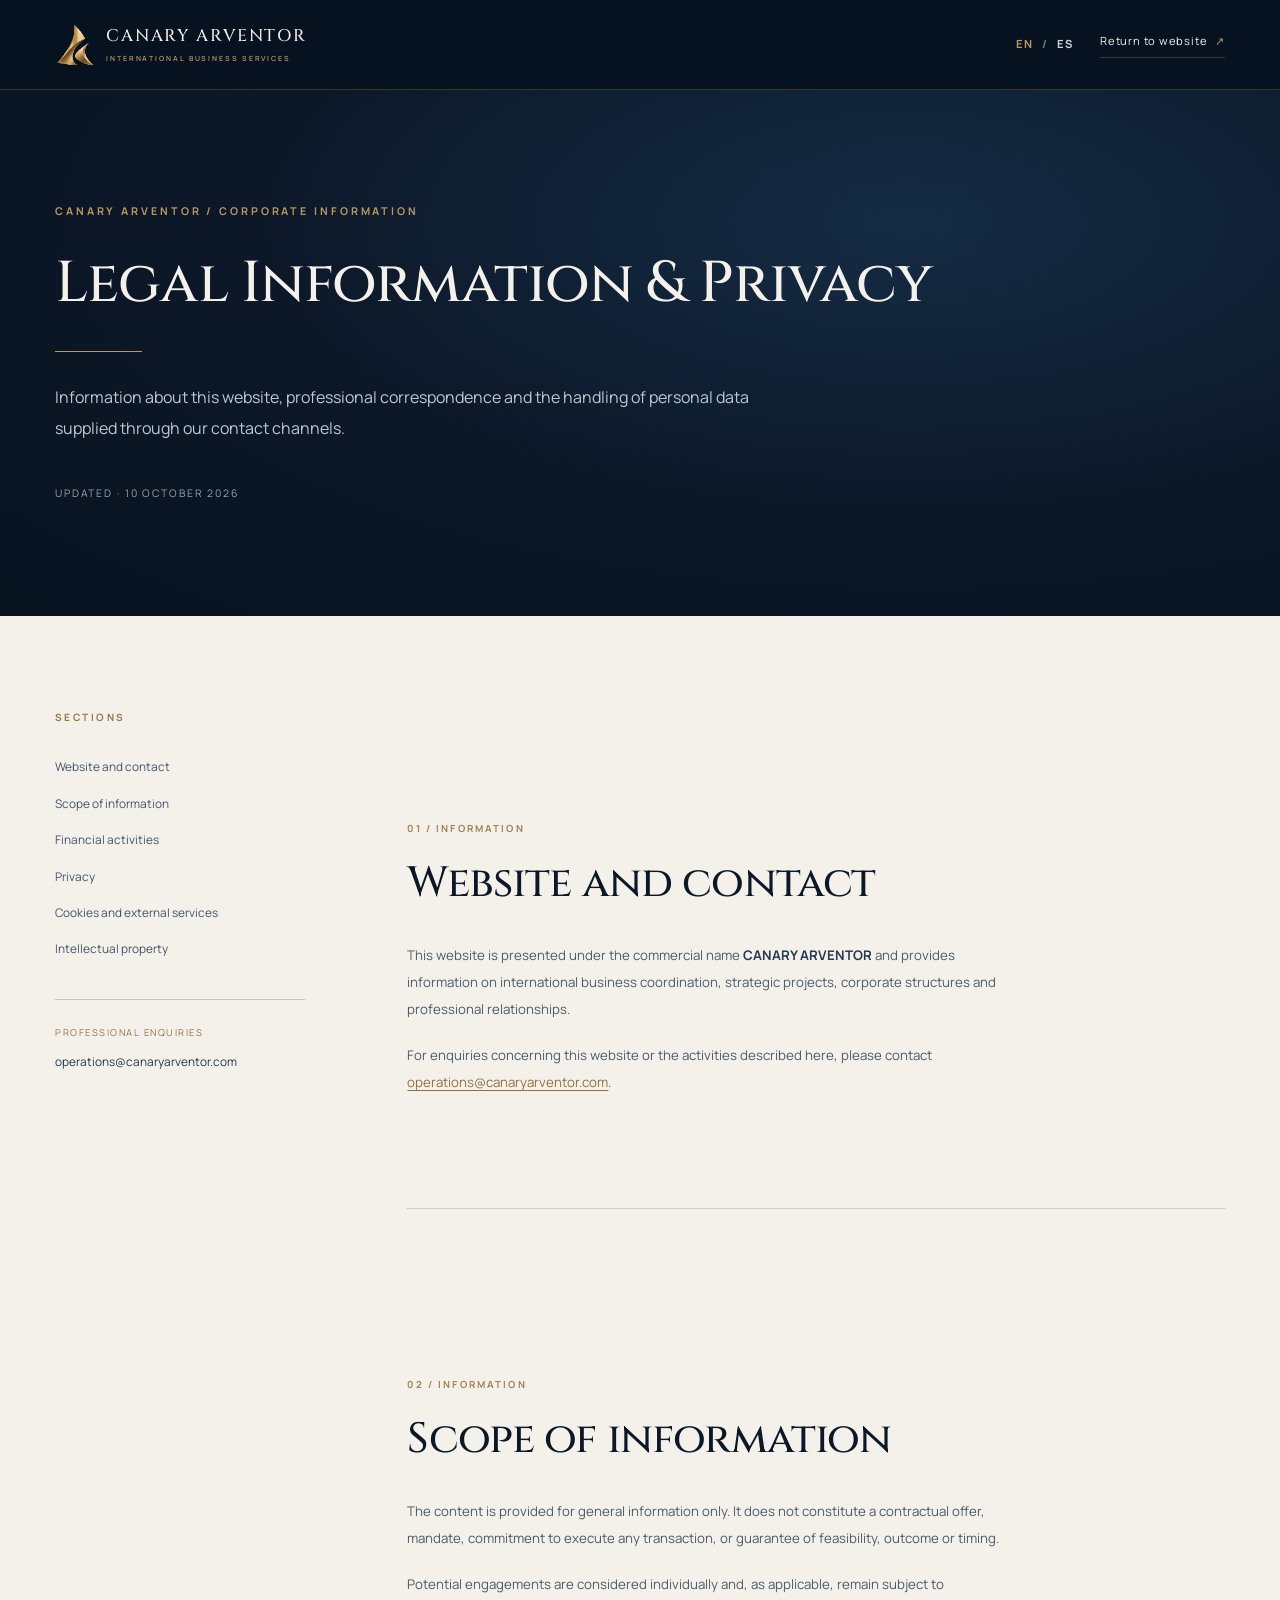
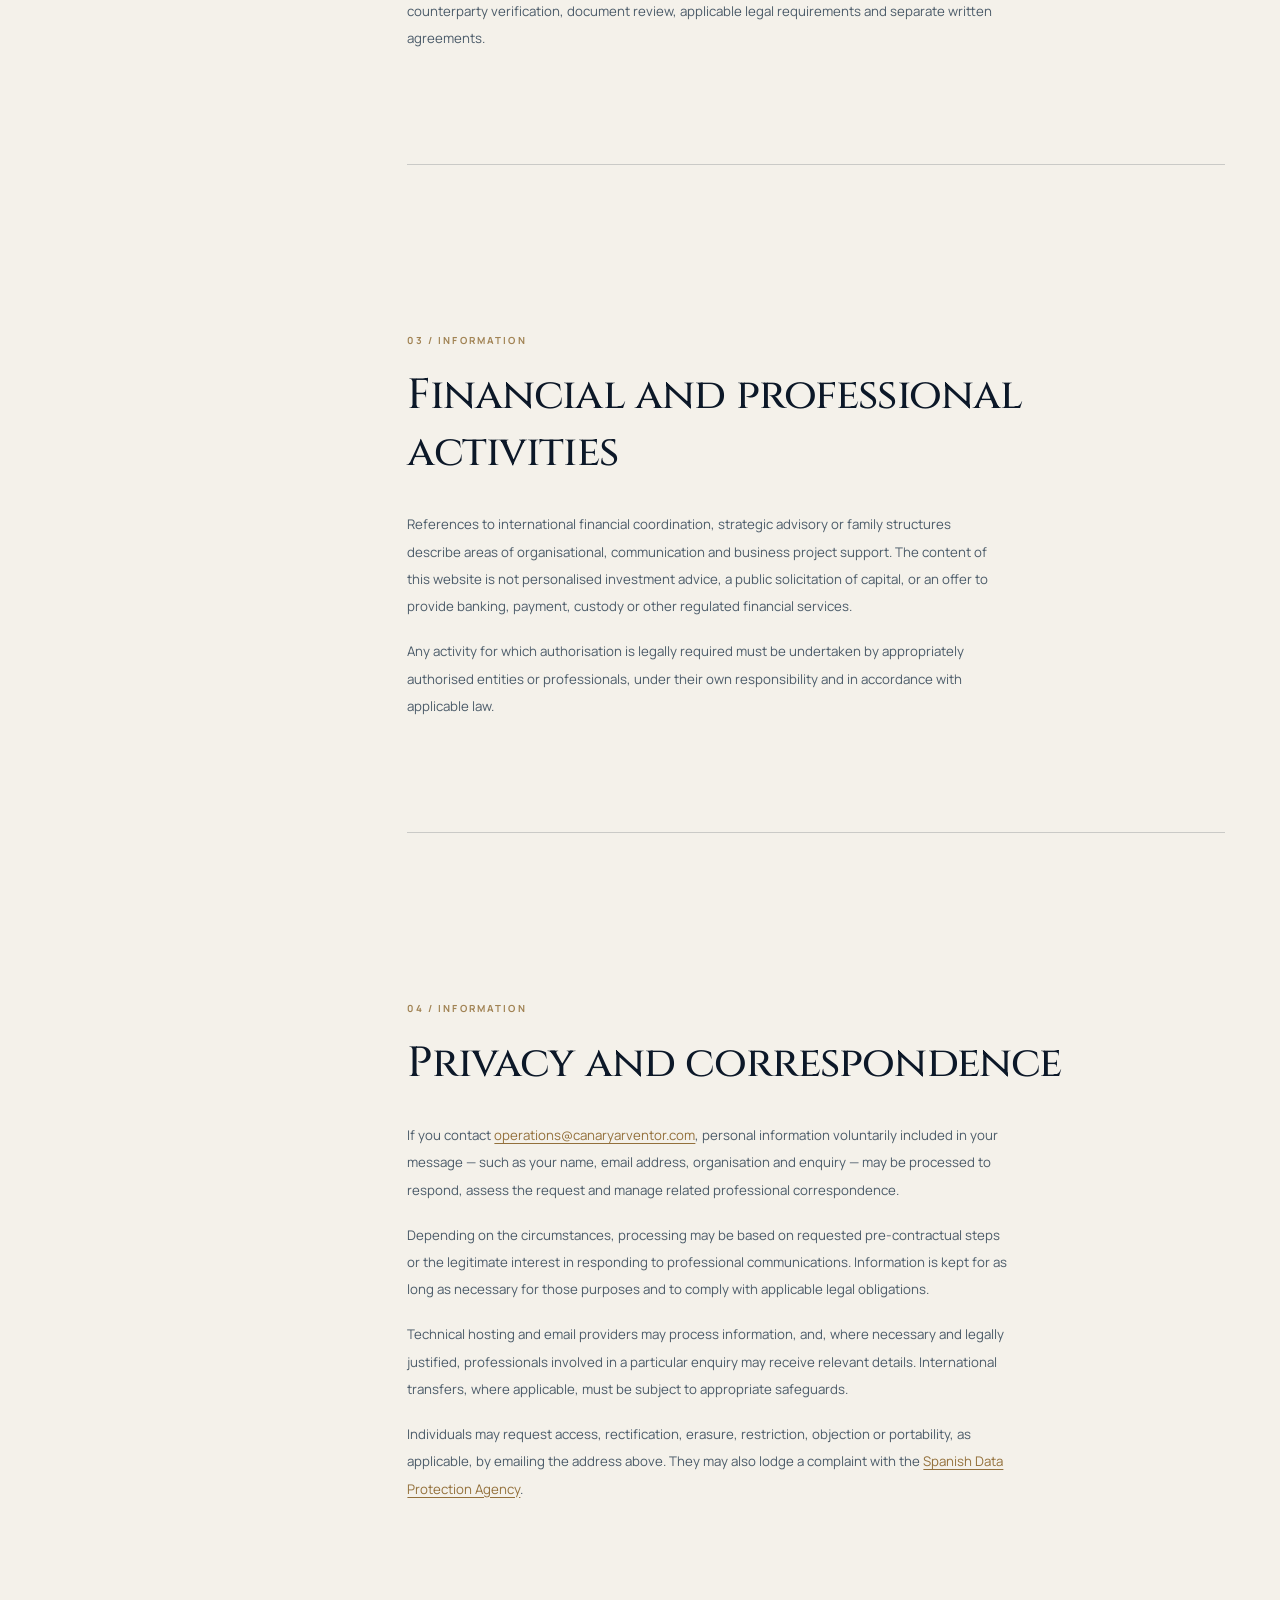
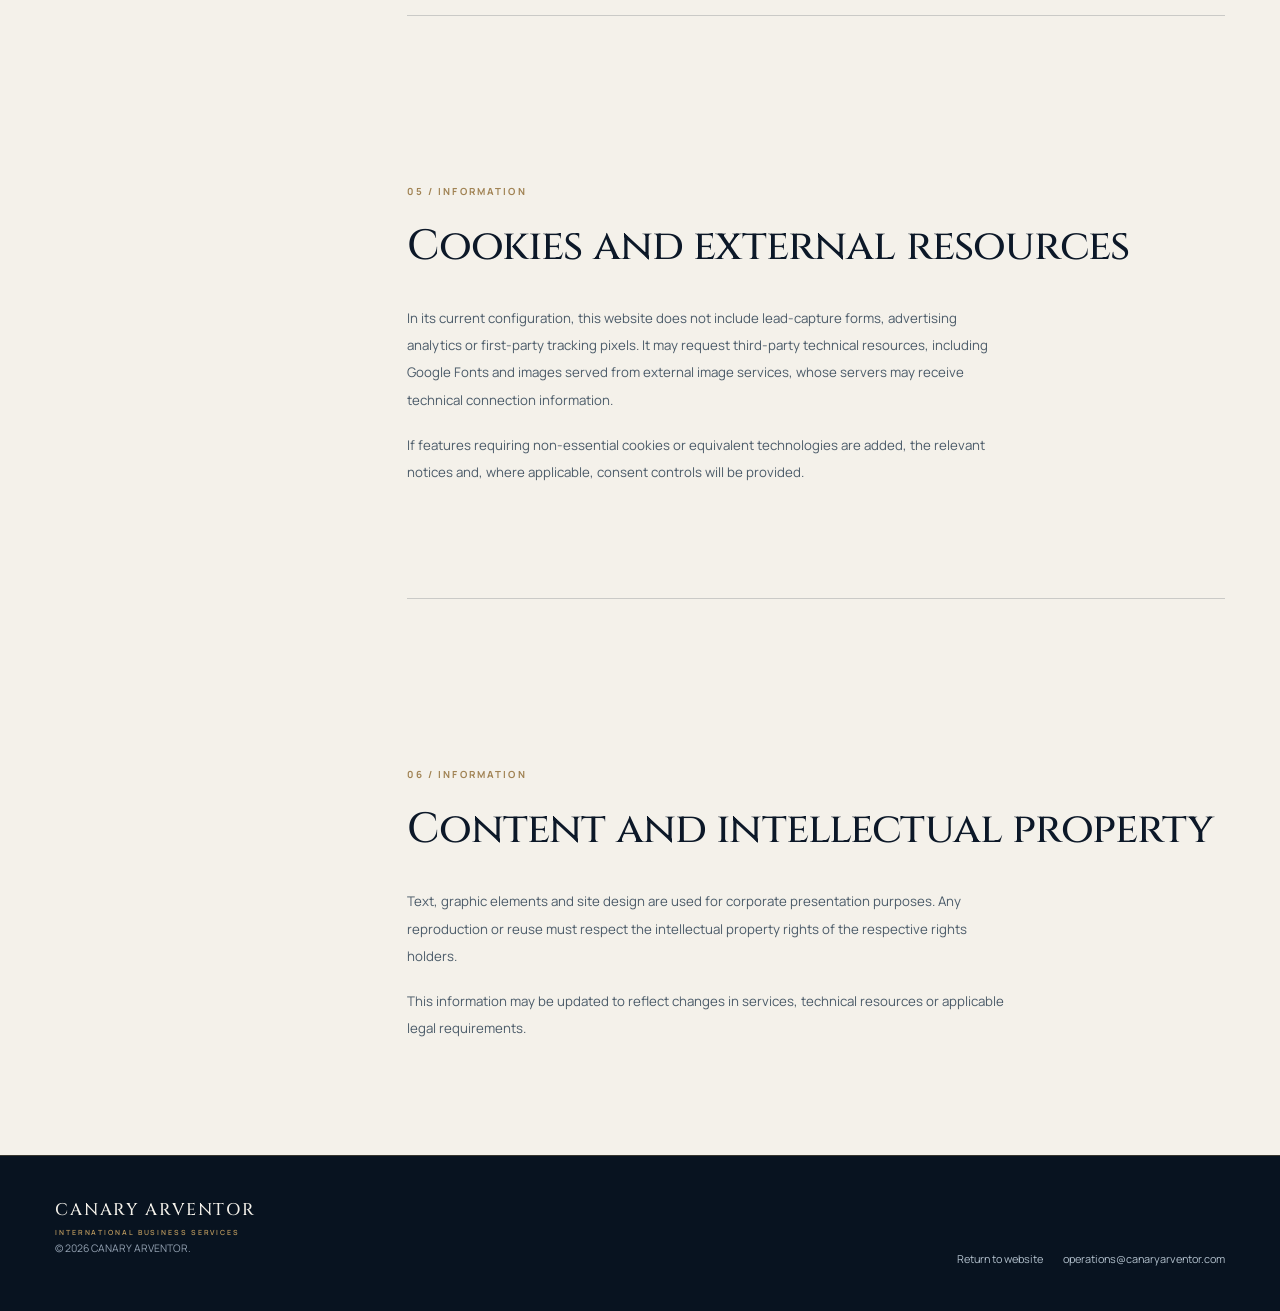
<file: legal.html>
<!doctype html>
<html lang="en">
<head>
<meta charset="utf-8"><meta name="viewport" content="width=device-width, initial-scale=1">
<title>Legal Information & Privacy | CANARY ARVENTOR</title>
<meta name="description" content="Information about this website, professional correspondence and the handling of personal data supplied through our contact channels.">
<meta name="theme-color" content="#0C1828">
<meta name="robots" content="noindex,follow">
<link rel="icon" href="assets/brand/canary-arventor-logo-approved.png" type="image/png">
<link rel="preconnect" href="https://fonts.googleapis.com"><link rel="preconnect" href="https://fonts.gstatic.com" crossorigin>
<link href="https://fonts.googleapis.com/css2?family=Cinzel:wght@400;500;600&family=Manrope:wght@400;500;600;700&display=swap" rel="stylesheet">
<link rel="stylesheet" href="assets/css/style.css">
</head>
<body class="legal-page">
<header class="legal-site-header"><div class="container legal-header-inner"><a class="brand-name" href="/" aria-label="CANARY ARVENTOR"><span class="header-emblem" aria-hidden="true"><svg xmlns="http://www.w3.org/2000/svg" viewBox="355 182 570 590" preserveAspectRatio="xMidYMid meet" focusable="false"><defs><filter id="canary-header-gold" color-interpolation-filters="sRGB"><feColorMatrix type="matrix" values="1 0 0 0 0  0 1 0 0 0  0 0 1 0 0  6 0 0 0 -0.65"/></filter></defs><image x="0" y="0" width="1254" height="1254" href="assets/brand/canary-arventor-logo-approved.png" filter="url(#canary-header-gold)"/></svg></span><span class="brand-text"><span class="wordmark">CANARY ARVENTOR</span><span class="brand-subline">INTERNATIONAL BUSINESS SERVICES</span></span></a><div class="legal-header-actions"><nav class="legal-language" aria-label="Language"><a href="/legal" lang="en" aria-current="page">EN</a><span>/</span><a href="/es/legal" lang="es">ES</a></nav><a class="legal-back" href="/">Return to website <span aria-hidden="true">↗</span></a></div></div></header>
<main>
<section class="legal-hero"><div class="container legal-hero-inner"><div class="eyebrow">CANARY ARVENTOR / CORPORATE INFORMATION</div><h1>Legal Information & Privacy</h1><div class="legal-gold-line"></div><p>Information about this website, professional correspondence and the handling of personal data supplied through our contact channels.</p><div class="legal-dateline">UPDATED · 10 October 2026</div></div></section>
<div class="legal-content"><div class="container legal-layout"><aside class="legal-aside" aria-label="Sections"><p class="legal-aside-label">Sections</p><a href="#notice">Website and contact</a>
<a href="#scope">Scope of information</a>
<a href="#financial">Financial activities</a>
<a href="#privacy">Privacy</a>
<a href="#cookies">Cookies and external services</a>
<a href="#intellectual">Intellectual property</a><div class="legal-aside-contact"><span>Professional enquiries</span><a href="mailto:operations@canaryarventor.com">operations@canaryarventor.com</a></div></aside>
<div class="legal-sections"><section class="legal-section" id="notice"><div class="legal-section-index">01 / INFORMATION</div><h2>Website and contact</h2><p>This website is presented under the commercial name <strong>CANARY ARVENTOR</strong> and provides information on international business coordination, strategic projects, corporate structures and professional relationships.</p><p>For enquiries concerning this website or the activities described here, please contact <a href="mailto:operations@canaryarventor.com">operations@canaryarventor.com</a>.</p></section>
<section class="legal-section" id="scope"><div class="legal-section-index">02 / INFORMATION</div><h2>Scope of information</h2><p>The content is provided for general information only. It does not constitute a contractual offer, mandate, commitment to execute any transaction, or guarantee of feasibility, outcome or timing.</p><p>Potential engagements are considered individually and, as applicable, remain subject to counterparty verification, document review, applicable legal requirements and separate written agreements.</p></section>
<section class="legal-section" id="financial"><div class="legal-section-index">03 / INFORMATION</div><h2>Financial and professional activities</h2><p>References to international financial coordination, strategic advisory or family structures describe areas of organisational, communication and business project support. The content of this website is not personalised investment advice, a public solicitation of capital, or an offer to provide banking, payment, custody or other regulated financial services.</p><p>Any activity for which authorisation is legally required must be undertaken by appropriately authorised entities or professionals, under their own responsibility and in accordance with applicable law.</p></section>
<section class="legal-section" id="privacy"><div class="legal-section-index">04 / INFORMATION</div><h2>Privacy and correspondence</h2><p>If you contact <a href="mailto:operations@canaryarventor.com">operations@canaryarventor.com</a>, personal information voluntarily included in your message — such as your name, email address, organisation and enquiry — may be processed to respond, assess the request and manage related professional correspondence.</p><p>Depending on the circumstances, processing may be based on requested pre-contractual steps or the legitimate interest in responding to professional communications. Information is kept for as long as necessary for those purposes and to comply with applicable legal obligations.</p><p>Technical hosting and email providers may process information, and, where necessary and legally justified, professionals involved in a particular enquiry may receive relevant details. International transfers, where applicable, must be subject to appropriate safeguards.</p><p>Individuals may request access, rectification, erasure, restriction, objection or portability, as applicable, by emailing the address above. They may also lodge a complaint with the <a href="https://www.aepd.es/" target="_blank" rel="noopener noreferrer">Spanish Data Protection Agency</a>.</p></section>
<section class="legal-section" id="cookies"><div class="legal-section-index">05 / INFORMATION</div><h2>Cookies and external resources</h2><p>In its current configuration, this website does not include lead-capture forms, advertising analytics or first-party tracking pixels. It may request third-party technical resources, including Google Fonts and images served from external image services, whose servers may receive technical connection information.</p><p>If features requiring non-essential cookies or equivalent technologies are added, the relevant notices and, where applicable, consent controls will be provided.</p></section>
<section class="legal-section" id="intellectual"><div class="legal-section-index">06 / INFORMATION</div><h2>Content and intellectual property</h2><p>Text, graphic elements and site design are used for corporate presentation purposes. Any reproduction or reuse must respect the intellectual property rights of the respective rights holders.</p><p>This information may be updated to reflect changes in services, technical resources or applicable legal requirements.</p></section></div></div></div>
</main>
<footer class="footer"><div class="container footer-inner"><div><div class="wordmark">CANARY ARVENTOR</div><div class="brand-subline">INTERNATIONAL BUSINESS SERVICES</div><p class="footer-note">© 2026 CANARY ARVENTOR.</p></div><div class="footer-links"><a href="/">Return to website</a><a href="mailto:operations@canaryarventor.com">operations@canaryarventor.com</a></div></div></footer>
</body>
</html>
</file>
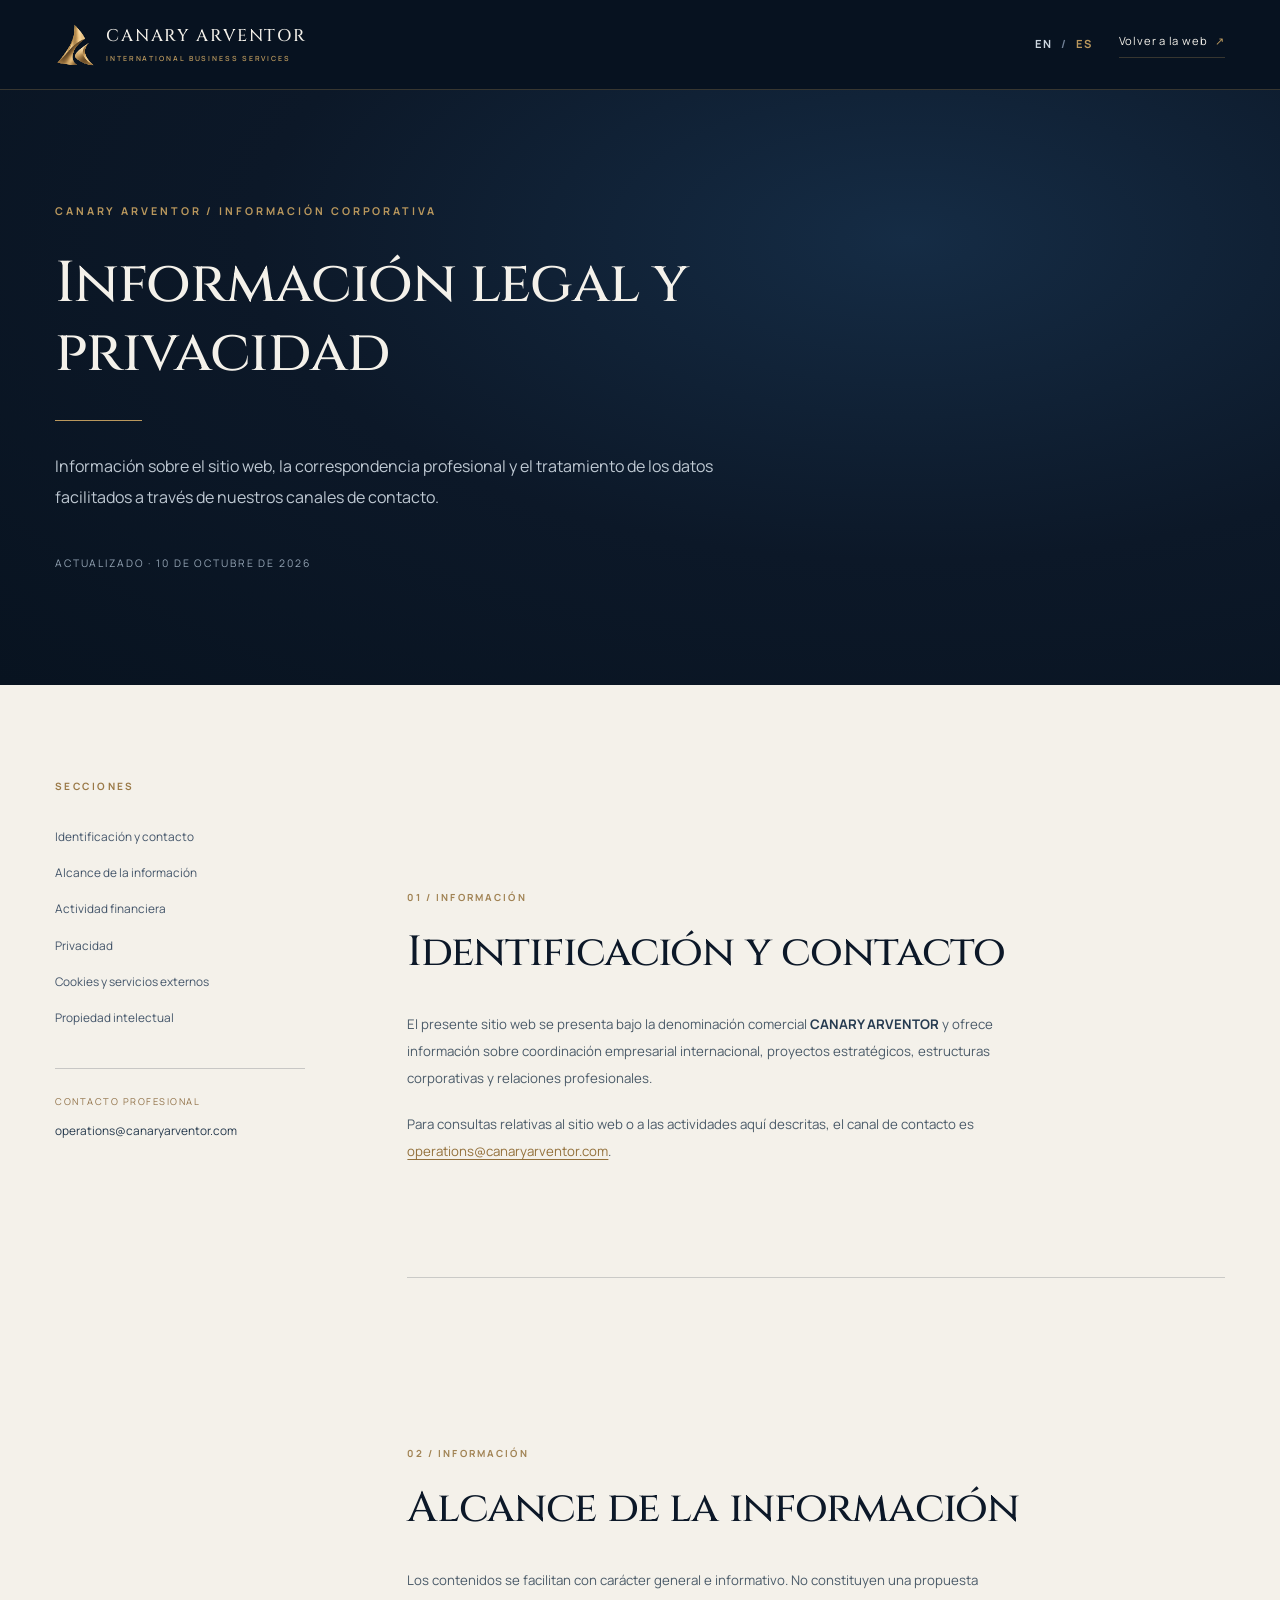
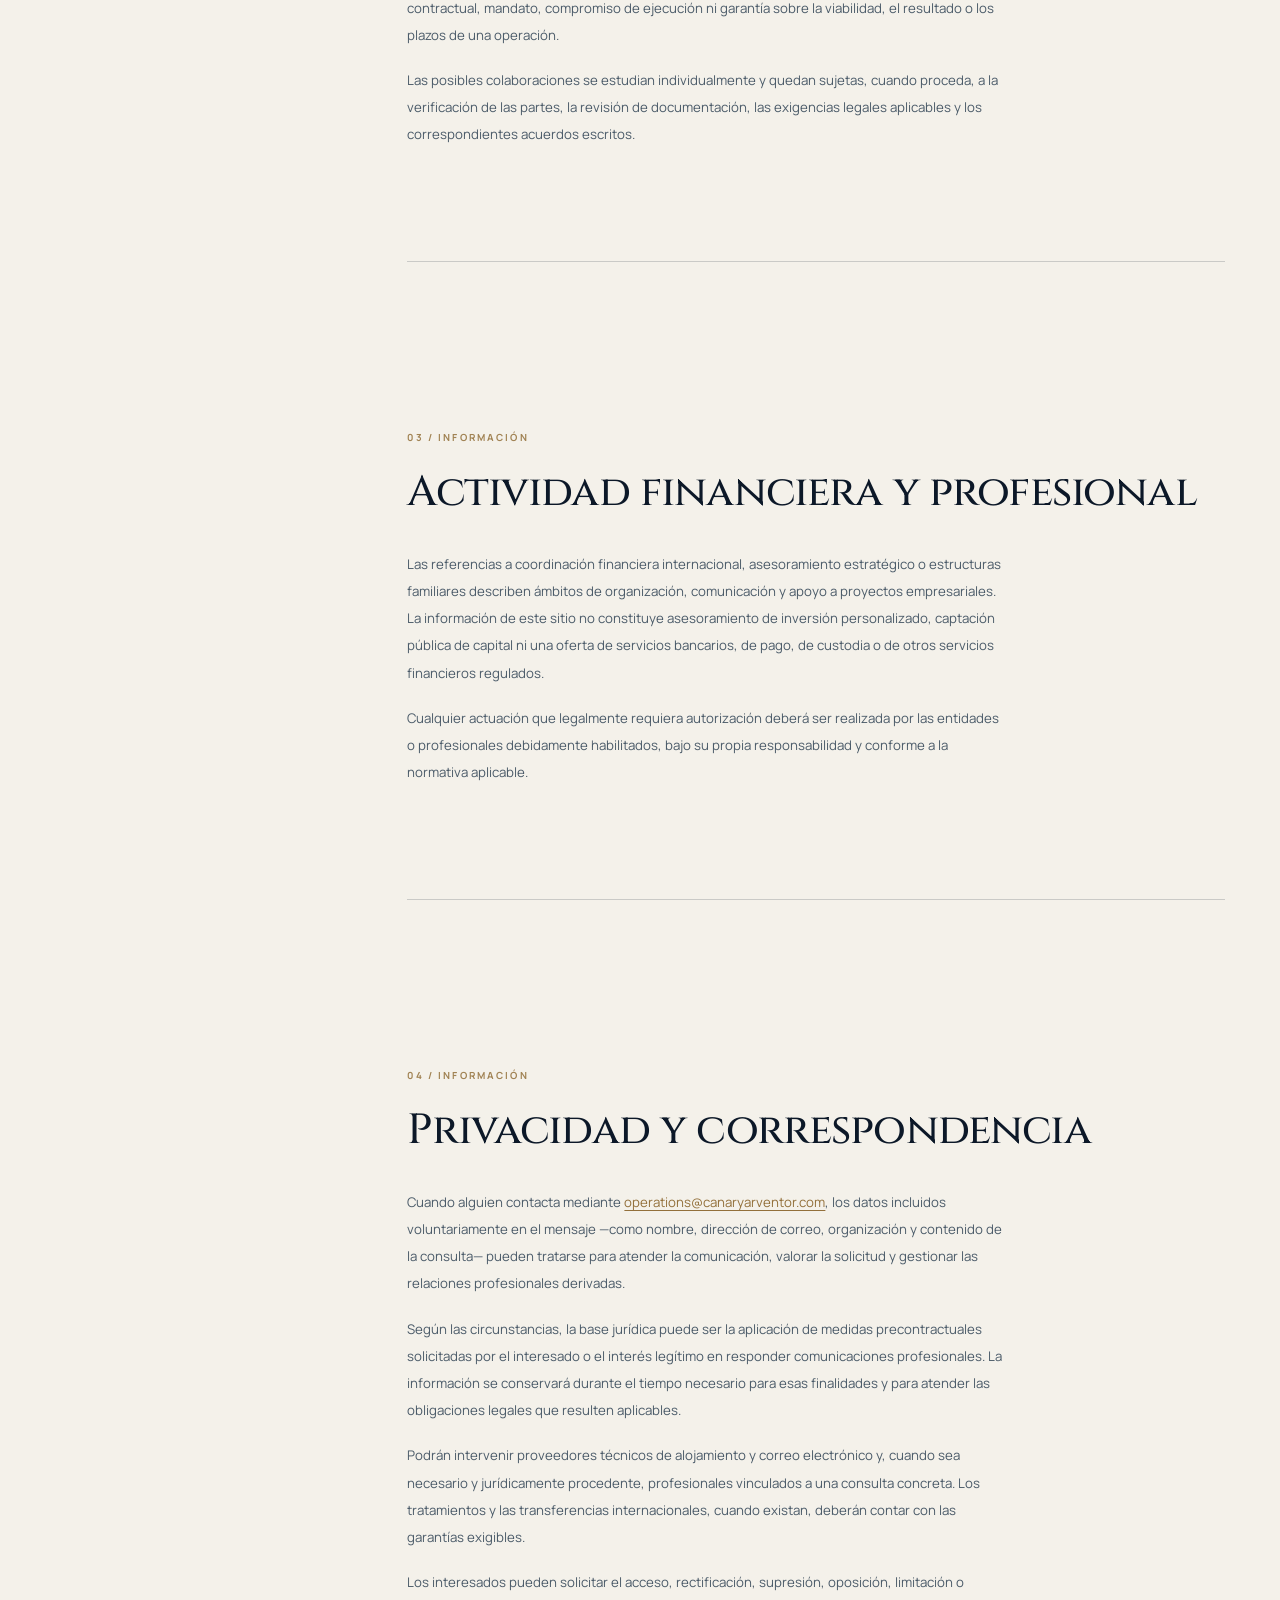
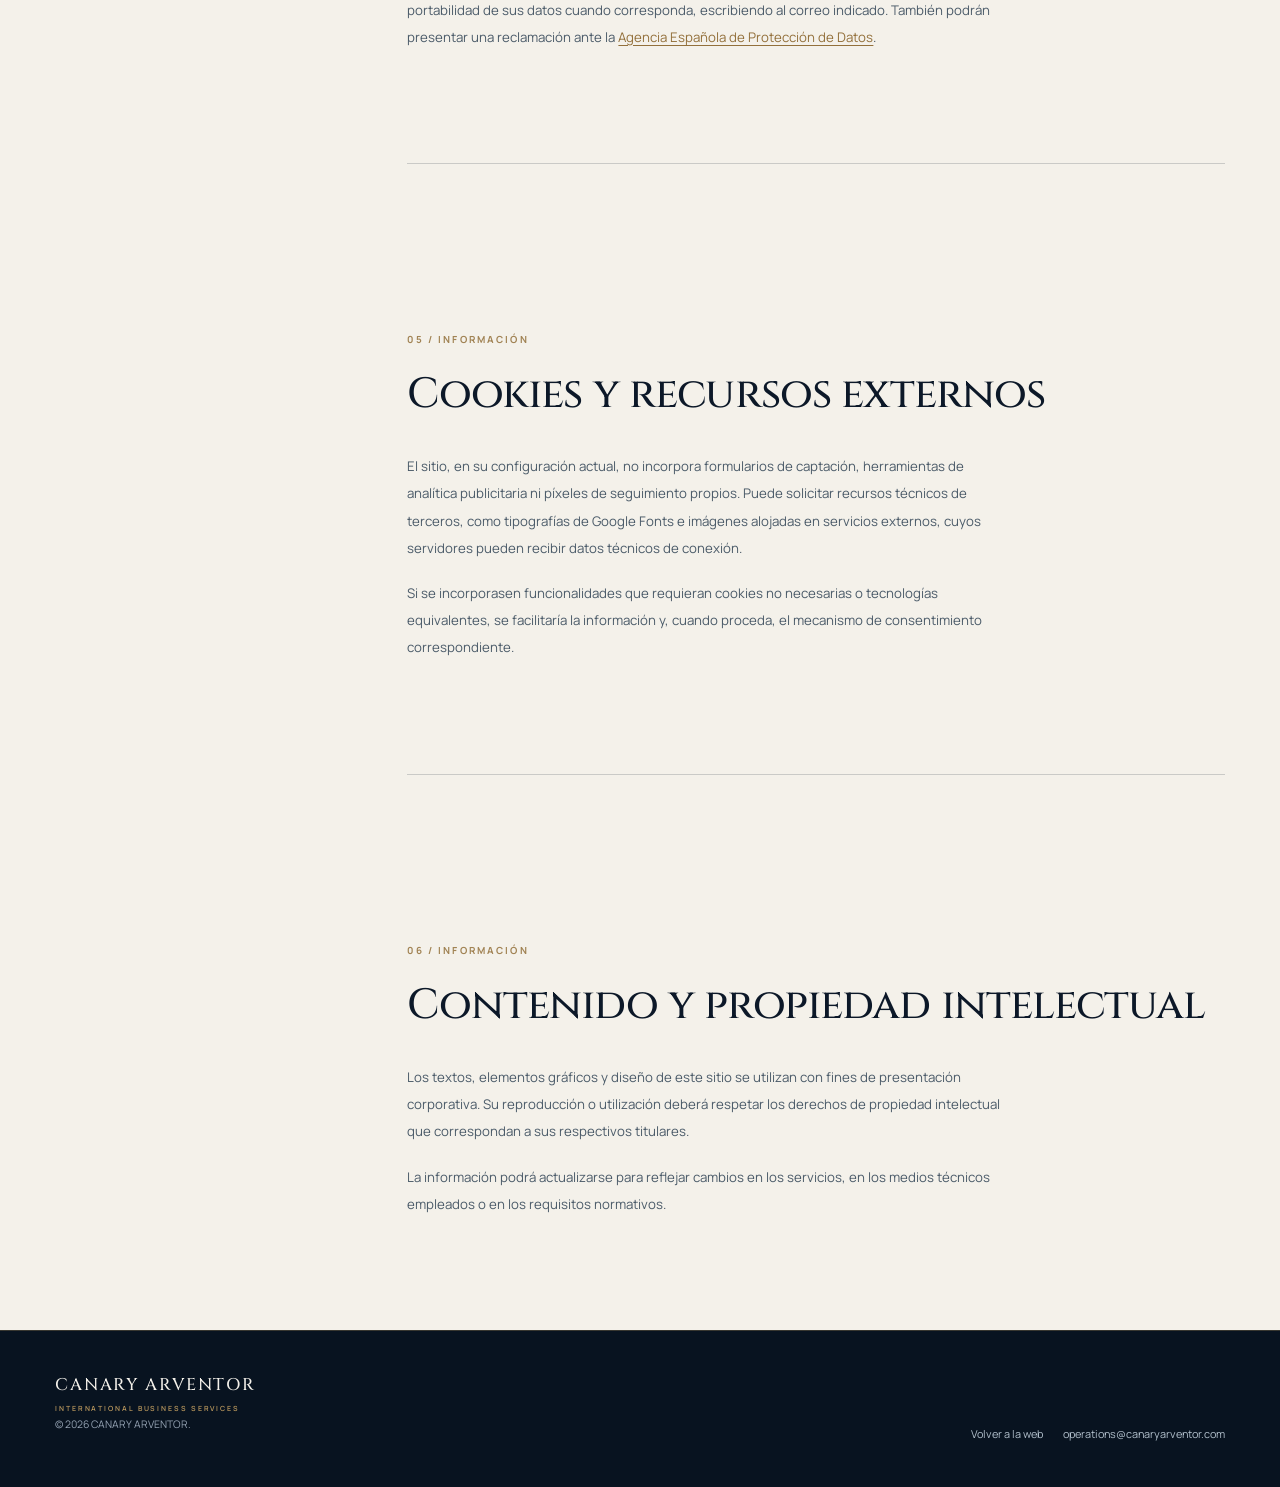
<file: es/legal.html>
<!doctype html>
<html lang="es">
<head>
<meta charset="utf-8"><meta name="viewport" content="width=device-width, initial-scale=1">
<title>Información legal y privacidad | CANARY ARVENTOR</title>
<meta name="description" content="Información sobre el sitio web, la correspondencia profesional y el tratamiento de los datos facilitados a través de nuestros canales de contacto.">
<meta name="theme-color" content="#0C1828">
<meta name="robots" content="noindex,follow">
<link rel="icon" href="../assets/brand/canary-arventor-logo-approved.png" type="image/png">
<link rel="preconnect" href="https://fonts.googleapis.com"><link rel="preconnect" href="https://fonts.gstatic.com" crossorigin>
<link href="https://fonts.googleapis.com/css2?family=Cinzel:wght@400;500;600&family=Manrope:wght@400;500;600;700&display=swap" rel="stylesheet">
<link rel="stylesheet" href="../assets/css/style.css">
</head>
<body class="legal-page">
<header class="legal-site-header"><div class="container legal-header-inner"><a class="brand-name" href="/es/" aria-label="CANARY ARVENTOR"><span class="header-emblem" aria-hidden="true"><svg xmlns="http://www.w3.org/2000/svg" viewBox="355 182 570 590" preserveAspectRatio="xMidYMid meet" focusable="false"><defs><filter id="canary-header-gold" color-interpolation-filters="sRGB"><feColorMatrix type="matrix" values="1 0 0 0 0  0 1 0 0 0  0 0 1 0 0  6 0 0 0 -0.65"/></filter></defs><image x="0" y="0" width="1254" height="1254" href="../assets/brand/canary-arventor-logo-approved.png" filter="url(#canary-header-gold)"/></svg></span><span class="brand-text"><span class="wordmark">CANARY ARVENTOR</span><span class="brand-subline">INTERNATIONAL BUSINESS SERVICES</span></span></a><div class="legal-header-actions"><nav class="legal-language" aria-label="Idioma"><a href="/legal" lang="en">EN</a><span>/</span><a href="/es/legal" lang="es" aria-current="page">ES</a></nav><a class="legal-back" href="/es/">Volver a la web <span aria-hidden="true">↗</span></a></div></div></header>
<main>
<section class="legal-hero"><div class="container legal-hero-inner"><div class="eyebrow">CANARY ARVENTOR / INFORMACIÓN CORPORATIVA</div><h1>Información legal y privacidad</h1><div class="legal-gold-line"></div><p>Información sobre el sitio web, la correspondencia profesional y el tratamiento de los datos facilitados a través de nuestros canales de contacto.</p><div class="legal-dateline">ACTUALIZADO · 10 de octubre de 2026</div></div></section>
<div class="legal-content"><div class="container legal-layout"><aside class="legal-aside" aria-label="Secciones"><p class="legal-aside-label">Secciones</p><a href="#notice">Identificación y contacto</a>
<a href="#scope">Alcance de la información</a>
<a href="#financial">Actividad financiera</a>
<a href="#privacy">Privacidad</a>
<a href="#cookies">Cookies y servicios externos</a>
<a href="#intellectual">Propiedad intelectual</a><div class="legal-aside-contact"><span>Contacto profesional</span><a href="mailto:operations@canaryarventor.com">operations@canaryarventor.com</a></div></aside>
<div class="legal-sections"><section class="legal-section" id="notice"><div class="legal-section-index">01 / INFORMACIÓN</div><h2>Identificación y contacto</h2><p>El presente sitio web se presenta bajo la denominación comercial <strong>CANARY ARVENTOR</strong> y ofrece información sobre coordinación empresarial internacional, proyectos estratégicos, estructuras corporativas y relaciones profesionales.</p><p>Para consultas relativas al sitio web o a las actividades aquí descritas, el canal de contacto es <a href="mailto:operations@canaryarventor.com">operations@canaryarventor.com</a>.</p></section>
<section class="legal-section" id="scope"><div class="legal-section-index">02 / INFORMACIÓN</div><h2>Alcance de la información</h2><p>Los contenidos se facilitan con carácter general e informativo. No constituyen una propuesta contractual, mandato, compromiso de ejecución ni garantía sobre la viabilidad, el resultado o los plazos de una operación.</p><p>Las posibles colaboraciones se estudian individualmente y quedan sujetas, cuando proceda, a la verificación de las partes, la revisión de documentación, las exigencias legales aplicables y los correspondientes acuerdos escritos.</p></section>
<section class="legal-section" id="financial"><div class="legal-section-index">03 / INFORMACIÓN</div><h2>Actividad financiera y profesional</h2><p>Las referencias a coordinación financiera internacional, asesoramiento estratégico o estructuras familiares describen ámbitos de organización, comunicación y apoyo a proyectos empresariales. La información de este sitio no constituye asesoramiento de inversión personalizado, captación pública de capital ni una oferta de servicios bancarios, de pago, de custodia o de otros servicios financieros regulados.</p><p>Cualquier actuación que legalmente requiera autorización deberá ser realizada por las entidades o profesionales debidamente habilitados, bajo su propia responsabilidad y conforme a la normativa aplicable.</p></section>
<section class="legal-section" id="privacy"><div class="legal-section-index">04 / INFORMACIÓN</div><h2>Privacidad y correspondencia</h2><p>Cuando alguien contacta mediante <a href="mailto:operations@canaryarventor.com">operations@canaryarventor.com</a>, los datos incluidos voluntariamente en el mensaje —como nombre, dirección de correo, organización y contenido de la consulta— pueden tratarse para atender la comunicación, valorar la solicitud y gestionar las relaciones profesionales derivadas.</p><p>Según las circunstancias, la base jurídica puede ser la aplicación de medidas precontractuales solicitadas por el interesado o el interés legítimo en responder comunicaciones profesionales. La información se conservará durante el tiempo necesario para esas finalidades y para atender las obligaciones legales que resulten aplicables.</p><p>Podrán intervenir proveedores técnicos de alojamiento y correo electrónico y, cuando sea necesario y jurídicamente procedente, profesionales vinculados a una consulta concreta. Los tratamientos y las transferencias internacionales, cuando existan, deberán contar con las garantías exigibles.</p><p>Los interesados pueden solicitar el acceso, rectificación, supresión, oposición, limitación o portabilidad de sus datos cuando corresponda, escribiendo al correo indicado. También podrán presentar una reclamación ante la <a href="https://www.aepd.es/" target="_blank" rel="noopener noreferrer">Agencia Española de Protección de Datos</a>.</p></section>
<section class="legal-section" id="cookies"><div class="legal-section-index">05 / INFORMACIÓN</div><h2>Cookies y recursos externos</h2><p>El sitio, en su configuración actual, no incorpora formularios de captación, herramientas de analítica publicitaria ni píxeles de seguimiento propios. Puede solicitar recursos técnicos de terceros, como tipografías de Google Fonts e imágenes alojadas en servicios externos, cuyos servidores pueden recibir datos técnicos de conexión.</p><p>Si se incorporasen funcionalidades que requieran cookies no necesarias o tecnologías equivalentes, se facilitaría la información y, cuando proceda, el mecanismo de consentimiento correspondiente.</p></section>
<section class="legal-section" id="intellectual"><div class="legal-section-index">06 / INFORMACIÓN</div><h2>Contenido y propiedad intelectual</h2><p>Los textos, elementos gráficos y diseño de este sitio se utilizan con fines de presentación corporativa. Su reproducción o utilización deberá respetar los derechos de propiedad intelectual que correspondan a sus respectivos titulares.</p><p>La información podrá actualizarse para reflejar cambios en los servicios, en los medios técnicos empleados o en los requisitos normativos.</p></section></div></div></div>
</main>
<footer class="footer"><div class="container footer-inner"><div><div class="wordmark">CANARY ARVENTOR</div><div class="brand-subline">INTERNATIONAL BUSINESS SERVICES</div><p class="footer-note">© 2026 CANARY ARVENTOR.</p></div><div class="footer-links"><a href="/es/">Volver a la web</a><a href="mailto:operations@canaryarventor.com">operations@canaryarventor.com</a></div></div></footer>
</body>
</html>
</file>
<file: assets/css/style.css>
:root{--navy:#0C1828;--deep:#081320;--ivory:#F4F1EA;--gold:#BA985D;--slate:#718096;--muted-on-dark:#BAC4D1;--muted-on-light:#536273;--rule-dark:rgba(186,152,93,.27);--rule-light:rgba(12,24,40,.19);--heading:"Cinzel",Georgia,serif;--body:"Manrope",Arial,sans-serif;--max:1220px}
*{box-sizing:border-box}html{scroll-behavior:smooth;scroll-padding-top:90px}body{margin:0;background:var(--navy);font:400 15px/1.86 var(--body);color:var(--ivory);-webkit-font-smoothing:antialiased}a{color:inherit}a:focus-visible,button:focus-visible{outline:2px solid var(--gold);outline-offset:4px}img{max-width:100%;height:auto}h1,h2,h3,p{margin-top:0}h1,h2,h3{font-family:var(--heading);font-weight:500;line-height:1.3}p{max-width:70ch}.container{width:calc(100% - 110px);max-width:var(--max);margin:auto}.eyebrow{font-size:.67rem;letter-spacing:.27em;font-weight:700;text-transform:uppercase;color:var(--gold);margin-bottom:25px}.section-dark{background:var(--navy);color:var(--ivory)}.section-light{background:var(--ivory);color:var(--navy)}.section-dark .copy,.section-dark .intro{color:var(--muted-on-dark)}.section-light .copy,.section-light .intro{color:var(--muted-on-light)}section:not(.hero){padding:112px 0}section:not(.hero) h2{font-size:clamp(2rem,3.3vw,3.7rem);margin:0 0 30px;letter-spacing:-.02em}
.site-header{position:sticky;top:0;height:88px;background:rgba(8,19,32,.97);border-bottom:1px solid var(--rule-dark);backdrop-filter:blur(10px);z-index:20}.header-inner{height:100%;display:flex;align-items:center;justify-content:space-between;gap:20px}.brand-name{display:inline-flex;align-items:center;gap:10px;color:inherit;text-decoration:none;flex-shrink:0}.brand-text{display:flex;flex-direction:column;justify-content:center}.header-emblem{display:block;width:41px;height:45px;flex:none}.header-emblem svg{width:100%;height:100%;display:block}.wordmark{font:500 1.06rem/1.4 var(--heading);letter-spacing:.11em;white-space:nowrap}.brand-subline{font-size:.44rem;letter-spacing:.27em;color:var(--gold);font-weight:600;margin-top:5px}.header-links{display:flex;gap:24px;align-items:center}.header-links a{text-decoration:none;font-size:.7rem;letter-spacing:.04em;color:#DCE3E9}.header-links a:hover,.header-links a[aria-current]{color:var(--gold)}.lang-switch{border-left:1px solid var(--rule-dark);padding-left:20px;display:flex;gap:9px;align-items:center}.lang-divider{color:#8393A2}.menu-toggle{display:none;background:none;border:1px solid var(--gold);color:var(--gold);padding:5px 12px;cursor:pointer}
.hero{position:relative;display:flex;align-items:center;min-height:calc(100vh - 88px);background:radial-gradient(ellipse at 49% 30%,#132941 0%,#0C1828 52%,#081320 100%);overflow:hidden}.hero:before,.hero:after{content:"";position:absolute;top:23%;height:280px;width:1px;background:linear-gradient(transparent,rgba(186,152,93,.25),transparent)}.hero:before{left:7%}.hero:after{right:7%}.hero-inner{text-align:center;display:flex;align-items:center;flex-direction:column;padding:40px 0 84px}.hero-logo{width:min(300px,62vw);display:block;margin:0 auto 28px;filter:drop-shadow(0 8px 12px rgba(0,0,0,.03))}.hero-statement{font-size:clamp(1.2rem,2.3vw,2.15rem);font-weight:400;letter-spacing:.025em;max-width:810px;margin:0}.hero-statement em{font-style:normal;color:#D4B47B}.hero-rule{width:68px;height:1px;background:var(--gold);margin:24px auto}.hero-intro{color:#B8C4D1;font-size:.88rem;max-width:670px}.hero-scroll{position:absolute;bottom:21px;left:50%;transform:translateX(-50%);font-size:.58rem;text-transform:uppercase;text-decoration:none;letter-spacing:.2em;color:#ADB9C5;text-align:center;white-space:nowrap}.hero-scroll:after{display:block;content:"↓";color:var(--gold);font-size:1.3rem}
.split{display:grid;grid-template-columns:1fr 1fr;gap:clamp(35px,7vw,105px);align-items:center}.split.reverse .visual{order:2}.split.reverse .section-text{order:1}.copy{font-size:.9rem;line-height:2;margin-bottom:17px}.fine-rule{width:60px;height:1px;background:var(--gold);margin:28px 0}.visual{position:relative;min-height:510px;overflow:hidden;background:#1A2B3C}.visual img{position:absolute;inset:0;width:100%;height:100%;object-fit:cover;filter:saturate(.6)}.visual:after{content:"";position:absolute;inset:0;background:linear-gradient(155deg,transparent,rgba(12,24,40,.4))}.visual:before{content:"";position:absolute;inset:18px;border:1px solid rgba(255,255,255,.25);z-index:2}.visual-caption{position:absolute;bottom:38px;left:35px;z-index:3;font-size:.56rem;letter-spacing:.2em;color:#F3EBDF}.metric-strip{display:flex;gap:25px;border-top:1px solid var(--rule-light);margin-top:31px;padding-top:25px}.metric-strip span{font-size:.66rem;letter-spacing:.08em;text-transform:uppercase;color:#71695F}
.services-top{display:grid;grid-template-columns:1fr 1fr;gap:80px;margin-bottom:48px}.services-top .intro{font-size:.97rem}.service-list{border-top:1px solid var(--rule-dark)}.service{display:grid;grid-template-columns:65px 1fr 1.25fr;gap:38px;padding:32px 0;border-bottom:1px solid var(--rule-dark)}.service-index{color:var(--gold);font-family:var(--heading);font-size:.92rem}.service h3{font-size:1.2rem;color:var(--ivory);margin:0}.service p{font-size:.83rem;color:#B7C4D0;margin:0;line-height:1.95}
.family-grid{display:grid;grid-template-columns:1.12fr .88fr;gap:58px;align-items:center}.family-quote{font:400 1.09rem/1.8 var(--heading);border-left:2px solid var(--gold);padding-left:22px;margin-top:24px}.family-list{display:grid;grid-template-columns:1fr 1fr;gap:8px 22px;margin-top:30px}.family-list div{font-size:.75rem;font-weight:600;border-top:1px solid var(--rule-light);padding:12px 0;line-height:1.5}.family-list span{color:#A88952;display:inline-block;width:25px}.family .visual,.global .visual{min-height:590px}
.steps{display:grid;grid-template-columns:repeat(4,minmax(0,1fr));border-top:1px solid var(--rule-light);margin-top:42px}.step{padding:30px 20px 5px 0}.step:not(:first-child){border-left:1px solid var(--rule-light);padding-left:21px}.step-num{display:block;font-family:var(--heading);color:#A88952;margin-bottom:32px}.step h3{font-size:1.03rem}.step p{font-size:.79rem;line-height:1.85;color:var(--muted-on-light)}
.principles-grid{display:grid;grid-template-columns:repeat(5,1fr);gap:20px;margin-top:55px}.principle{border-top:1px solid var(--rule-dark);padding-top:22px}.principle h3{font:700 .84rem/1.5 var(--body);color:#E5D2B1;margin:0 0 10px}.principle p{font-size:.77rem;color:#B7C4D2;line-height:1.86}
.contact{text-align:center}.contact-inner{display:flex;flex-direction:column;align-items:center}.contact .intro{max-width:620px;margin:0 auto 28px;font-size:.89rem}.contact-address{font:500 clamp(1rem,2.4vw,1.7rem)/1.6 var(--heading);color:#B18C52;overflow-wrap:anywhere;text-decoration:none;border-bottom:1px solid var(--gold);padding-bottom:10px}.contact-address:hover{color:#9B7644}.footer{background:var(--deep);padding:42px 0;border-top:1px solid var(--rule-dark)}.footer-inner{display:flex;justify-content:space-between;align-items:end;gap:24px}.footer-note{color:#94A2B2;font-size:.65rem}.footer-links{display:flex;gap:20px;align-items:center;flex-wrap:wrap}.footer-links a{text-decoration:none;font-size:.68rem;color:#B2C0CC}.footer-links a:hover{color:var(--gold)}.legal-shell{min-height:80vh;padding:80px 0}.legal-shell h1{font-size:2.4rem}.legal-shell a{color:var(--gold)}
@media(max-width:1050px){.container{width:calc(100% - 64px)}.header-links{gap:13px}.header-links a{font-size:.62rem}.wordmark{font-size:.9rem}.brand-subline{letter-spacing:.15em}.header-emblem{width:36px;height:40px}.brand-name{gap:8px}.split,.family-grid{gap:35px}.service{grid-template-columns:38px 1fr 1.18fr;gap:24px}.principles-grid{grid-template-columns:repeat(3,1fr)}}
@media(max-width:760px){.container{width:calc(100% - 42px)}.site-header{height:75px}.header-emblem{width:33px;height:37px}.brand-name{gap:8px}.menu-toggle{display:block}.header-links{display:none;position:absolute;top:74px;left:0;right:0;flex-direction:column;align-items:stretch;gap:17px;background:#081320;padding:23px;border-bottom:1px solid var(--rule-dark)}.header-links.is-open{display:flex}.header-links a{font-size:.8rem}.lang-switch{border:0;border-top:1px solid var(--rule-dark);padding:14px 0 0}.hero{min-height:calc(100svh - 75px)}.hero:before,.hero:after{display:none}.hero-inner{padding:44px 0 74px}.hero-logo{width:min(265px,67vw);margin-bottom:24px}.hero-statement{font-size:clamp(1.14rem,4.7vw,1.65rem)}.hero-intro{font-size:.79rem}.hero-scroll{bottom:6px}section:not(.hero){padding:76px 0}section:not(.hero) h2{font-size:clamp(1.7rem,6.8vw,2.8rem)}.split,.family-grid,.services-top{grid-template-columns:1fr;gap:33px}.split.reverse .visual{order:1}.split.reverse .section-text{order:2}.visual,.family .visual,.global .visual{min-height:370px}.services-top{gap:8px;margin-bottom:24px}.service{grid-template-columns:35px 1fr;gap:12px;padding:23px 0}.service h3{font-size:1.05rem}.service p{grid-column:2}.steps{grid-template-columns:repeat(2,1fr)}.step:nth-child(3){border-left:0;padding-left:0}.step:nth-child(n+3){border-top:1px solid var(--rule-light)}.principles-grid{grid-template-columns:1fr 1fr}.footer-inner{flex-direction:column;align-items:flex-start}}
@media(max-width:440px){.container{width:calc(100% - 34px)}.header-emblem{width:31px;height:35px}.brand-name{gap:7px}.wordmark{font-size:.82rem}.brand-subline{font-size:.39rem;letter-spacing:.12em}.hero-logo{width:min(232px,68vw);margin-bottom:22px}.hero-statement{font-size:1.08rem}.hero-intro{font-size:.72rem}.eyebrow{letter-spacing:.17em}.family-list,.steps,.principles-grid{grid-template-columns:1fr}.step,.step:not(:first-child){padding:20px 0!important;border-left:0}.step:not(:first-child){border-top:1px solid var(--rule-light)}.step-num{margin-bottom:15px}.contact-address{font-size:.85rem}.visual,.family .visual,.global .visual{min-height:315px}}

/* Persistent language control next to the menu on phones and tablets */
.mobile-header-actions{display:none}
@media(max-width:980px){
  .site-header{height:75px}
  .header-inner{gap:8px}
  .brand-name{flex-shrink:1;min-width:0}
  .mobile-header-actions{display:flex;align-items:center;gap:12px;margin-left:auto;flex:none}
  .mobile-lang-switch{display:flex;align-items:center;gap:7px;white-space:nowrap;font-size:.72rem;line-height:1}
  .mobile-lang-switch a{text-decoration:none;color:#DCE3E9;font-weight:600;letter-spacing:.04em;padding:10px 1px}
  .mobile-lang-switch a:hover,.mobile-lang-switch a[aria-current="page"]{color:var(--gold)}
  .mobile-lang-switch .lang-divider{color:#8393A2}
  .menu-toggle{display:block;min-width:42px;min-height:40px;font-size:1.2rem;line-height:1.1;text-align:center}
  .header-links{display:none;position:absolute;top:74px;left:0;right:0;flex-direction:column;align-items:stretch;gap:17px;background:#081320;padding:23px;border-bottom:1px solid var(--rule-dark)}
  .header-links.is-open{display:flex}
  .header-links a{font-size:.8rem}
  .header-links .lang-switch{display:none}
}
@media(max-width:400px){
  .header-inner{gap:5px}
  .header-emblem{width:28px;height:31px}
  .brand-name{gap:5px}
  .wordmark{font-size:.73rem;letter-spacing:.07em}
  .brand-subline{font-size:.33rem;letter-spacing:.07em}
  .mobile-header-actions{gap:7px}
  .mobile-lang-switch{gap:5px;font-size:.65rem}
  .menu-toggle{min-width:36px;min-height:36px;padding:5px 8px}
}

@media(prefers-reduced-motion:reduce){html{scroll-behavior:auto}}

/* CANARY ARVENTOR legal and privacy pages */
.legal-page{background:var(--deep)}
.legal-site-header{height:90px;background:rgba(8,19,32,.98);border-bottom:1px solid var(--rule-dark)}
.legal-header-inner{height:100%;display:flex;align-items:center;justify-content:space-between;gap:24px}
.legal-header-actions{display:flex;align-items:center;gap:27px}
.legal-language{display:flex;align-items:center;gap:9px;font-size:.7rem;font-weight:700;letter-spacing:.09em}
.legal-language a{text-decoration:none;color:#CDD7E1}
.legal-language a[aria-current=page],.legal-language a:hover{color:var(--gold)}
.legal-language span{color:#718096}
.legal-back{font-size:.7rem;letter-spacing:.07em;text-decoration:none;border-bottom:1px solid var(--rule-dark);padding-bottom:6px}
.legal-back span{color:var(--gold);margin-left:5px}
.legal-back:hover{color:var(--gold)}
.legal-hero{padding:94px 0 83px;background:radial-gradient(ellipse at 71% 25%,#152C45 0%,#0C1828 51%,#081320 100%)}
.legal-hero-inner{max-width:1220px}
.legal-hero .eyebrow{margin-bottom:27px}
.legal-hero h1{font-size:clamp(2.2rem,4.5vw,4.65rem);max-width:950px;line-height:1.2;margin:0 0 33px;letter-spacing:-.015em}
.legal-gold-line{width:87px;height:1px;background:var(--gold);margin-bottom:30px}
.legal-hero p{max-width:720px;font-size:1rem;color:#BEC8D2;line-height:1.95;margin-bottom:40px}
.legal-dateline{font-size:.65rem;color:#95A5B5;letter-spacing:.18em;text-transform:uppercase}
.legal-content{background:var(--ivory);color:var(--navy);padding:92px 0 112px}
.legal-layout{display:grid;grid-template-columns:250px minmax(0,1fr);gap:clamp(55px,8vw,135px)}
.legal-aside{position:sticky;align-self:start;top:30px;display:flex;flex-direction:column;gap:18px}
.legal-aside-label{font-size:.63rem;color:#9A7947;text-transform:uppercase;letter-spacing:.24em;font-weight:700;margin:0 0 14px}
.legal-aside>a{color:#425469;text-decoration:none;font-size:.74rem;line-height:1.55}
.legal-aside>a:hover{color:#A4824D}
.legal-aside-contact{border-top:1px solid var(--rule-light);margin-top:22px;padding-top:24px;display:flex;flex-direction:column;gap:10px}
.legal-aside-contact span{text-transform:uppercase;letter-spacing:.16em;font-size:.59rem;color:#917249}
.legal-aside-contact a{font-size:.74rem;color:#24384C;text-decoration:none;overflow-wrap:anywhere}
.legal-sections{min-width:0}
.legal-section{padding:0 0 53px;margin:0 0 55px;border-bottom:1px solid rgba(12,24,40,.18);scroll-margin-top:30px}
.legal-section:last-child{border:0;margin-bottom:0;padding-bottom:0}
.legal-section-index{font-size:.61rem;letter-spacing:.22em;color:#A18354;font-weight:700;margin-bottom:17px}
.legal-section h2{font:500 clamp(1.35rem,2.3vw,2.1rem)/1.35 var(--heading);margin:0 0 23px;color:#0C1828}
.legal-section p{font-size:.83rem;line-height:2.05;max-width:75ch;color:#4B5B69;margin:0 0 18px}
.legal-section p:last-child{margin-bottom:0}
.legal-section strong{font-weight:700;color:#263B50}
.legal-section a{color:#93703B;text-underline-offset:3px}
.legal-section a:hover{color:#61451E}
@media(max-width:980px){
.legal-site-header{height:76px}
.legal-header-inner{gap:8px}
.legal-header-actions{gap:14px}
.legal-back{font-size:.63rem}
.legal-layout{grid-template-columns:205px minmax(0,1fr);gap:42px}
}
@media(max-width:760px){
.legal-site-header .brand-subline{display:none}
.legal-site-header .header-emblem{width:30px;height:34px}
.legal-header-actions{gap:10px}
.legal-back{font-size:.65rem}
.legal-hero{padding:72px 0 63px}
.legal-hero p{font-size:.85rem}
.legal-content{padding:65px 0 74px}
.legal-layout{display:block}
.legal-aside{position:static;border-bottom:1px solid var(--rule-light);padding-bottom:28px;margin-bottom:49px;display:grid;grid-template-columns:1fr 1fr;gap:12px}
.legal-aside-label{grid-column:1/-1;margin:0 0 10px}
.legal-aside>a{font-size:.7rem}
.legal-aside-contact{grid-column:1/-1;margin-top:14px;padding-top:21px}
.legal-section{padding-bottom:37px;margin-bottom:39px}
}
@media(max-width:440px){
.legal-site-header .wordmark{font-size:.68rem}
.legal-site-header .header-emblem{width:25px;height:29px}
.legal-site-header .brand-name{gap:4px}
.legal-header-actions{gap:8px}
.legal-language{font-size:.65rem;gap:6px}
.legal-back{font-size:0;border-bottom:0;padding:8px 0}
.legal-back span{font-size:1.3rem;margin:0}
.legal-hero h1{font-size:1.9rem}
.legal-hero{padding:61px 0 55px}
.legal-aside{grid-template-columns:1fr 1fr;column-gap:20px}
}
</file>
